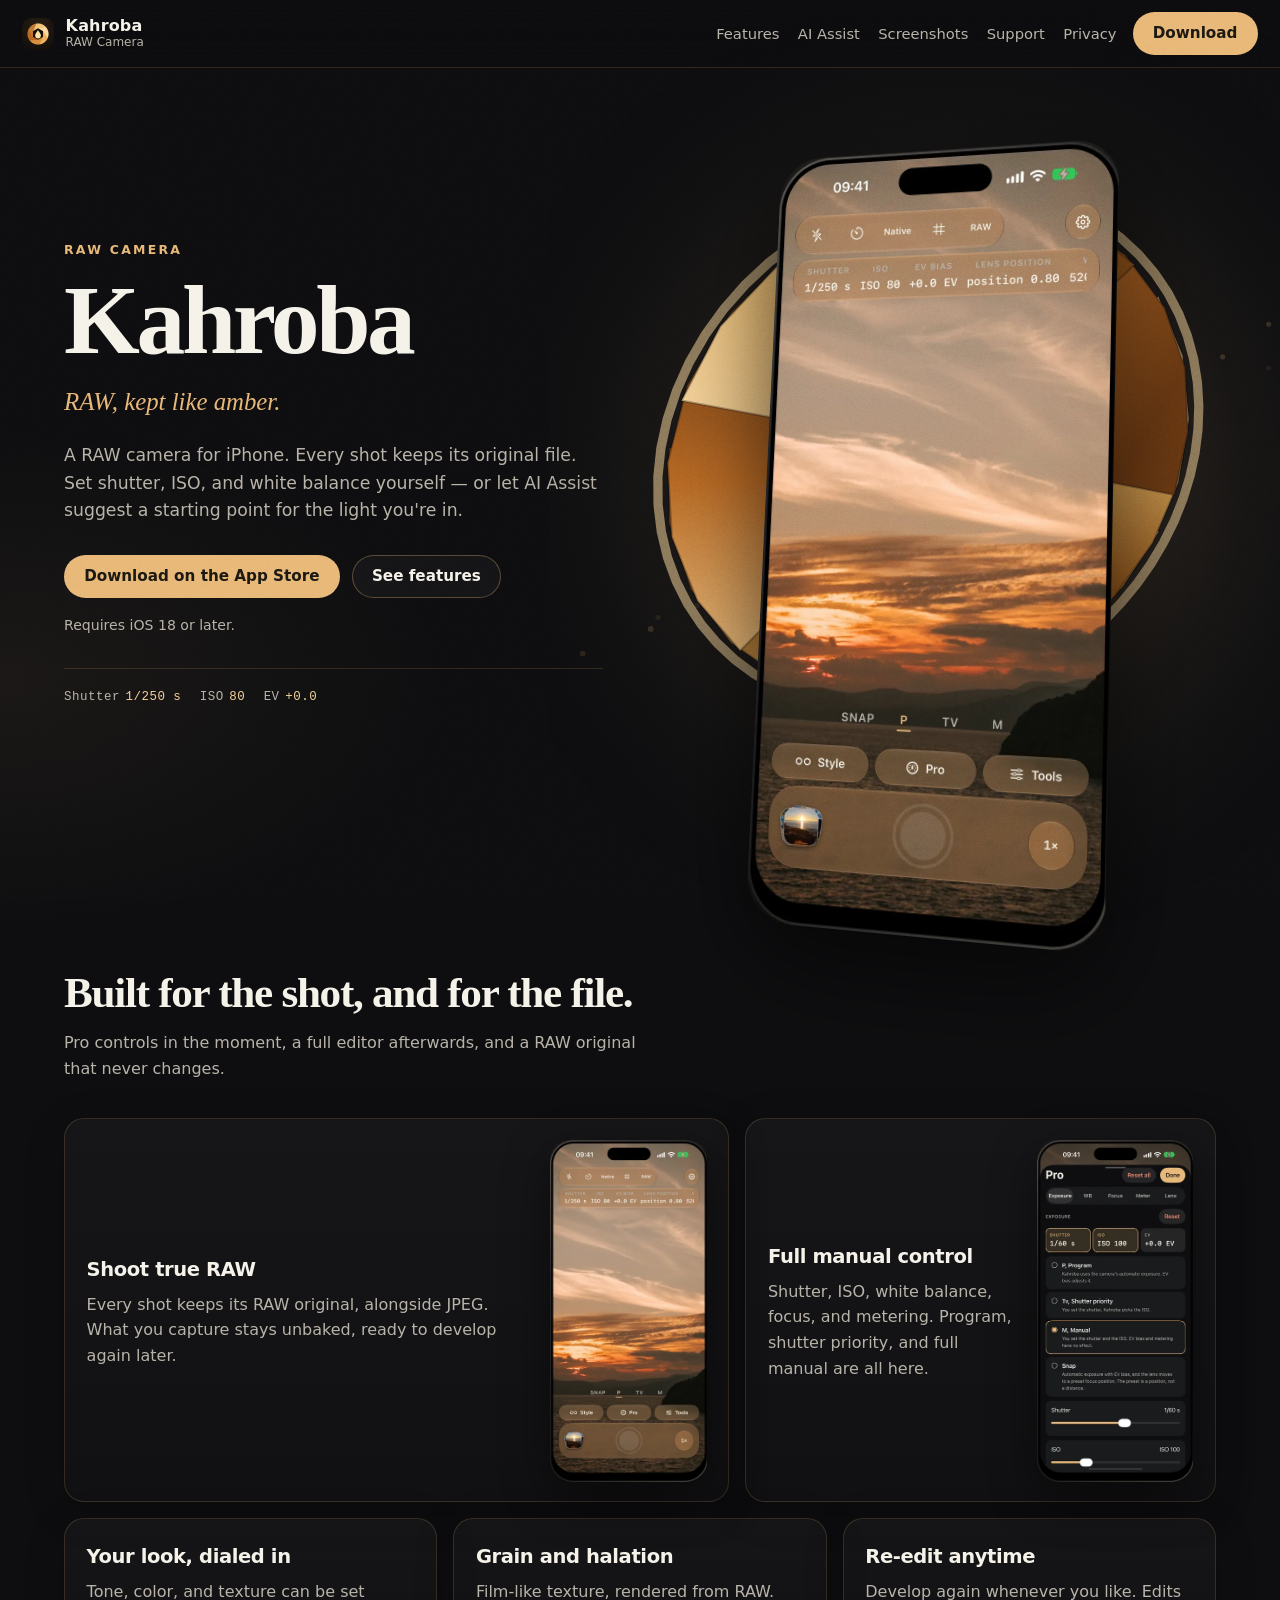
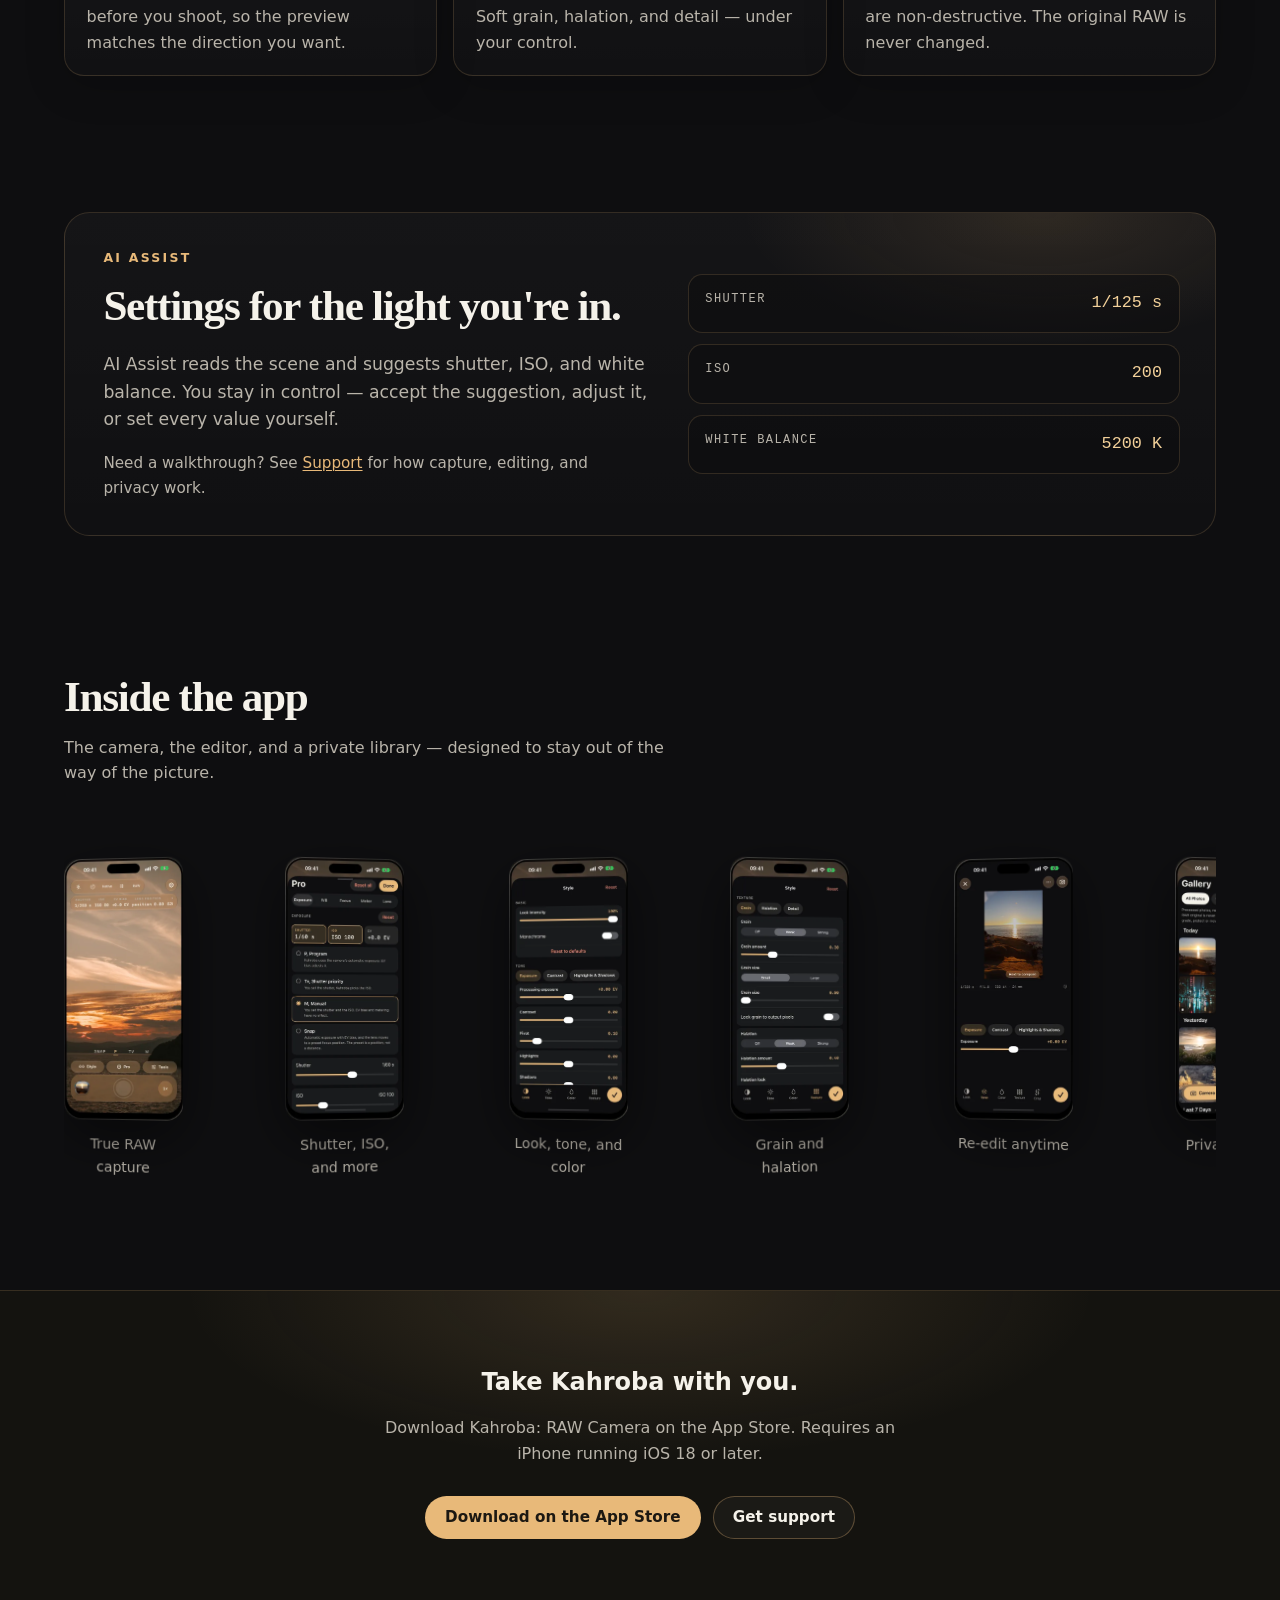
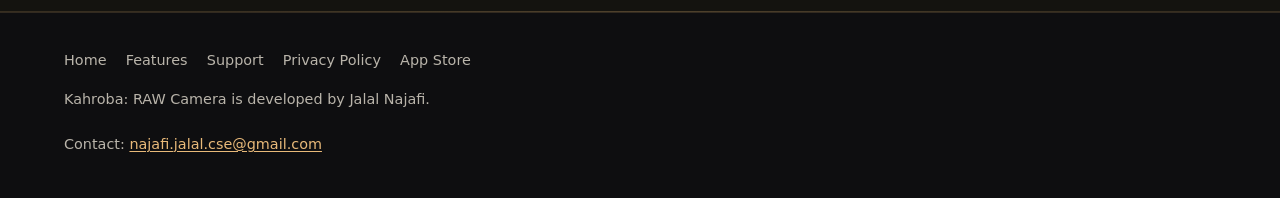
<file: index.html>
<!DOCTYPE html>
<html lang="en">
<head>
  <meta charset="utf-8">
  <meta name="viewport" content="width=device-width, initial-scale=1">
  <meta name="color-scheme" content="dark">
  <meta name="theme-color" content="#0E0E10">
  <meta name="description" content="Kahroba is a RAW camera for iPhone. Shoot true RAW with full manual shutter, ISO, and white balance. AI Assist can suggest settings for the light you're in.">
  <title>Kahroba: RAW Camera</title>
  <link rel="canonical" href="https://jalalnajafi.github.io/kahroba-app/">
  <link rel="icon" href="assets/favicon.svg" type="image/svg+xml">
  <link rel="icon" href="assets/favicon-32.png" type="image/png" sizes="32x32">
  <link rel="apple-touch-icon" href="assets/apple-touch-icon.png">
  <meta property="og:type" content="website">
  <meta property="og:title" content="Kahroba: RAW Camera">
  <meta property="og:description" content="A RAW camera for iPhone. Manual control, true RAW, and AI Assist.">
  <meta property="og:url" content="https://jalalnajafi.github.io/kahroba-app/">
  <meta property="og:image" content="https://jalalnajafi.github.io/kahroba-app/assets/og.png">
  <meta property="og:image:width" content="1200">
  <meta property="og:image:height" content="630">
  <meta name="twitter:card" content="summary_large_image">
  <meta name="twitter:title" content="Kahroba: RAW Camera">
  <meta name="twitter:description" content="A RAW camera for iPhone. Manual control, true RAW, and AI Assist.">
  <meta name="twitter:image" content="https://jalalnajafi.github.io/kahroba-app/assets/og.png">
  <link rel="preload" as="image" href="assets/screens/shoot-true-raw@2x.webp" fetchpriority="high">
  <style>
    .intro{position:fixed;inset:0;z-index:200}
    .intro-veil{position:absolute;inset:0;background:#0e0e10}
    html.intro-skip .intro,html.intro-done .intro{display:none!important}
    @media (prefers-reduced-motion:reduce){.intro{display:none!important}}
  </style>
  <script>
    (function () {
      var skip = false;
      try {
        if (window.matchMedia("(prefers-reduced-motion: reduce)").matches) skip = true;
        var force = /(?:^|[?&])intro=1(?:&|$)/.test(window.location.search);
        if (!force && sessionStorage.getItem("kahroba-intro") === "1") skip = true;
      } catch (e) {}
      if (skip) document.documentElement.classList.add("intro-skip");
      else {
        document.documentElement.classList.add("intro-playing");
        window.setTimeout(function () {
          document.documentElement.classList.add("intro-done");
          document.documentElement.classList.remove("intro-playing");
          try { sessionStorage.setItem("kahroba-intro", "1"); } catch (e2) {}
        }, 2000);
      }
    })();
  </script>
  <link rel="stylesheet" href="css/intro.css">
  <link rel="stylesheet" href="css/site.css">
  <script type="application/ld+json">
  {
    "@context": "https://schema.org",
    "@type": "SoftwareApplication",
    "name": "Kahroba: RAW Camera",
    "operatingSystem": "iOS 18",
    "applicationCategory": "PhotographyApplication",
    "offers": {
      "@type": "Offer",
      "price": "0",
      "priceCurrency": "USD"
    },
    "url": "https://jalalnajafi.github.io/kahroba-app/",
    "downloadUrl": "https://apps.apple.com/app/id6832579621",
    "image": "https://jalalnajafi.github.io/kahroba-app/assets/icon.png"
  }
  </script>
</head>
<body>
  <div id="intro" class="intro">
    <div class="intro-veil" aria-hidden="true"></div>
    <svg class="intro-iris" viewBox="0 0 100 100" preserveAspectRatio="xMidYMid slice" aria-hidden="true">
      <defs>
        <linearGradient id="intro-blade-a" x1="0" y1="0" x2="1" y2="1">
          <stop offset="0%" stop-color="#f3d19a"/>
          <stop offset="45%" stop-color="#e8b979"/>
          <stop offset="100%" stop-color="#8a4e16"/>
        </linearGradient>
        <linearGradient id="intro-blade-b" x1="1" y1="0" x2="0" y2="1">
          <stop offset="0%" stop-color="#e8b979"/>
          <stop offset="50%" stop-color="#b86a24"/>
          <stop offset="100%" stop-color="#6d3a12"/>
        </linearGradient>
      </defs>
      <g class="intro-blade-g" style="--i:0"><path class="intro-blade" d="M 49.53 49.353 L 22.08 11.572 A 47.5 47.5 0 0 1 77.92 11.572 L 50.47 49.353 A 0.8 0.8 0 0 0 49.53 49.353 Z" fill="url(#intro-blade-a)"/></g>
      <g class="intro-blade-g" style="--i:1"><path class="intro-blade" d="M 49.53 49.353 L 22.08 11.572 A 47.5 47.5 0 0 1 77.92 11.572 L 50.47 49.353 A 0.8 0.8 0 0 0 49.53 49.353 Z" fill="url(#intro-blade-b)"/></g>
      <g class="intro-blade-g" style="--i:2"><path class="intro-blade" d="M 49.53 49.353 L 22.08 11.572 A 47.5 47.5 0 0 1 77.92 11.572 L 50.47 49.353 A 0.8 0.8 0 0 0 49.53 49.353 Z" fill="url(#intro-blade-a)"/></g>
      <g class="intro-blade-g" style="--i:3"><path class="intro-blade" d="M 49.53 49.353 L 22.08 11.572 A 47.5 47.5 0 0 1 77.92 11.572 L 50.47 49.353 A 0.8 0.8 0 0 0 49.53 49.353 Z" fill="url(#intro-blade-b)"/></g>
      <g class="intro-blade-g" style="--i:4"><path class="intro-blade" d="M 49.53 49.353 L 22.08 11.572 A 47.5 47.5 0 0 1 77.92 11.572 L 50.47 49.353 A 0.8 0.8 0 0 0 49.53 49.353 Z" fill="url(#intro-blade-a)"/></g>
      <g class="intro-blade-g" style="--i:5"><path class="intro-blade" d="M 49.53 49.353 L 22.08 11.572 A 47.5 47.5 0 0 1 77.92 11.572 L 50.47 49.353 A 0.8 0.8 0 0 0 49.53 49.353 Z" fill="url(#intro-blade-b)"/></g>
    </svg>
    <div class="intro-rings" aria-hidden="true">
      <span class="intro-ring"></span>
      <span class="intro-ring"></span>
      <span class="intro-ring"></span>
    </div>
    <canvas class="intro-fx" id="intro-fx" aria-hidden="true"></canvas>
    <svg class="intro-drop" viewBox="0 0 64 80" aria-hidden="true">
      <defs>
        <linearGradient id="intro-drop-grad" x1="32" y1="2" x2="32" y2="78" gradientUnits="userSpaceOnUse">
          <stop offset="0%" stop-color="#fff6de"/>
          <stop offset="38%" stop-color="#f3d19a"/>
          <stop offset="100%" stop-color="#c9893a"/>
        </linearGradient>
        <radialGradient id="intro-drop-hl" cx="38%" cy="58%" r="42%">
          <stop offset="0%" stop-color="#fffdf6" stop-opacity="0.7"/>
          <stop offset="55%" stop-color="#fff6de" stop-opacity="0.12"/>
          <stop offset="100%" stop-color="#fff6de" stop-opacity="0"/>
        </radialGradient>
      </defs>
      <path d="M32 3C32 3 56 30 56 50A24 24 0 1 1 8 50C8 30 32 3 32 3Z" fill="url(#intro-drop-grad)"/>
      <path d="M32 3C32 3 56 30 56 50A24 24 0 1 1 8 50C8 30 32 3 32 3Z" fill="url(#intro-drop-hl)"/>
      <ellipse cx="24.5" cy="48" rx="7.5" ry="10" fill="#fffdf6" opacity="0.28"/>
    </svg>
    <button type="button" class="intro-skip-btn" id="intro-skip">Skip</button>
  </div>
  <a class="skip" href="#content">Skip to content</a>
  <header class="site-header">
    <a class="brand" href="index.html">
      <img class="brand-icon" src="assets/icon.png" width="512" height="512" alt="">
      <span class="brand-text">
        <span class="brand-name">Kahroba</span>
        <span class="brand-sub">RAW Camera</span>
      </span>
    </a>
    <nav id="nav" class="nav" aria-label="Primary">
      <a href="#features">Features</a>
      <a href="#ai">AI Assist</a>
      <a href="#gallery">Screenshots</a>
      <a href="support.html">Support</a>
      <a href="privacy.html">Privacy</a>
    </nav>
    <a class="btn btn-primary btn-download" href="https://apps.apple.com/app/id6832579621">Download</a>
    <button class="nav-toggle" type="button" aria-controls="nav" aria-expanded="false" aria-label="Open menu">
      <svg viewBox="0 0 24 24" fill="none" stroke="currentColor" stroke-width="1.8" stroke-linecap="round" aria-hidden="true">
        <path d="M4 7h16M4 12h16M4 17h16"/>
      </svg>
    </button>
  </header>

  <main id="content">
    <section class="hero">
      <div class="hero-copy">
        <p class="eyebrow">RAW Camera</p>
        <h1>Kahroba</h1>
        <p class="tagline">RAW, kept like amber.</p>
        <p class="lede">A RAW camera for iPhone. Every shot keeps its original file. Set shutter, ISO, and white balance yourself — or let AI Assist suggest a starting point for the light you're in.</p>
        <div class="hero-actions">
          <a class="btn btn-primary" href="https://apps.apple.com/app/id6832579621">Download on the App Store</a>
          <a class="btn btn-secondary" href="#features">See features</a>
        </div>
        <p class="req">Requires iOS 18 or later.</p>
        <div class="hud" aria-hidden="true">
          <span><b>Shutter</b>1/250 s</span>
          <span><b>ISO</b>80</span>
          <span><b>EV</b>+0.0</span>
        </div>
      </div>
      <div class="hero-stage" aria-hidden="true">
        <canvas id="aperture" width="800" height="800"></canvas>
        <div class="phone-tilt">
          <img src="assets/screens/shoot-true-raw.webp" srcset="assets/screens/shoot-true-raw.webp 360w, assets/screens/shoot-true-raw@2x.webp 720w" sizes="(max-width: 860px) 64vw, 22.5rem" width="720" height="1570" alt="Kahroba camera screen capturing a sunset in RAW, with shutter, ISO, and lens controls visible." decoding="async" fetchpriority="high">
        </div>
      </div>
    </section>

    <section class="section" id="features">
      <div class="section-head reveal">
        <h2>Built for the shot, and for the file.</h2>
        <p>Pro controls in the moment, a full editor afterwards, and a RAW original that never changes.</p>
      </div>
      <div class="feature-grid">
        <article class="card wide reveal">
          <div class="card-row">
            <div>
              <h3>Shoot true RAW</h3>
              <p>Every shot keeps its RAW original, alongside JPEG. What you capture stays unbaked, ready to develop again later.</p>
            </div>
            <img src="assets/screens/shoot-true-raw.webp" srcset="assets/screens/shoot-true-raw.webp 360w, assets/screens/shoot-true-raw@2x.webp 720w" sizes="9.8rem" width="720" height="1570" alt="The Kahroba camera interface over a sunset, with RAW enabled." decoding="async" class="phone-mini">
          </div>
        </article>
        <article class="card narrow reveal">
          <div class="card-row">
            <div>
              <h3>Full manual control</h3>
              <p>Shutter, ISO, white balance, focus, and metering. Program, shutter priority, and full manual are all here.</p>
            </div>
            <img src="assets/screens/full-manual.webp" srcset="assets/screens/full-manual.webp 360w, assets/screens/full-manual@2x.webp 720w" sizes="9.8rem" width="720" height="1570" alt="The Pro controls screen, with manual shutter and ISO selected." decoding="async" class="phone-mini">
          </div>
        </article>
        <article class="card third reveal">
          <h3>Your look, dialed in</h3>
          <p>Tone, color, and texture can be set before you shoot, so the preview matches the direction you want.</p>
        </article>
        <article class="card third reveal">
          <h3>Grain and halation</h3>
          <p>Film-like texture, rendered from RAW. Soft grain, halation, and detail — under your control.</p>
        </article>
        <article class="card third reveal">
          <h3>Re-edit anytime</h3>
          <p>Develop again whenever you like. Edits are non-destructive. The original RAW is never changed.</p>
        </article>
      </div>
    </section>

    <section class="section" id="ai">
      <div class="ai-panel reveal">
        <div>
          <p class="eyebrow">AI Assist</p>
          <h2>Settings for the light you're in.</h2>
          <p class="lede">AI Assist reads the scene and suggests shutter, ISO, and white balance. You stay in control — accept the suggestion, adjust it, or set every value yourself.</p>
          <p class="ai-note">Need a walkthrough? See <a href="support.html">Support</a> for how capture, editing, and privacy work.</p>
        </div>
        <div class="ai-readout" aria-hidden="true">
          <div><b>Shutter</b><span>1/125 s</span></div>
          <div><b>ISO</b><span>200</span></div>
          <div><b>White balance</b><span>5200 K</span></div>
        </div>
      </div>
    </section>

    <section class="section" id="gallery">
      <div class="section-head reveal">
        <h2>Inside the app</h2>
        <p>The camera, the editor, and a private library — designed to stay out of the way of the picture.</p>
      </div>
      <div class="gallery-track">
        <figure class="shot">
          <img src="assets/screens/shoot-true-raw.webp" srcset="assets/screens/shoot-true-raw.webp 360w, assets/screens/shoot-true-raw@2x.webp 720w" sizes="(min-width: 700px) 16.5rem, 70vw" width="720" height="1570" alt="Kahroba camera screen capturing a sunset in RAW." decoding="async">
          <figcaption>True RAW capture</figcaption>
        </figure>
        <figure class="shot">
          <img src="assets/screens/full-manual.webp" srcset="assets/screens/full-manual.webp 360w, assets/screens/full-manual@2x.webp 720w" sizes="(min-width: 700px) 16.5rem, 70vw" width="720" height="1570" alt="Manual shutter, ISO, and exposure mode controls." decoding="async">
          <figcaption>Shutter, ISO, and more</figcaption>
        </figure>
        <figure class="shot">
          <img src="assets/screens/your-look.webp" srcset="assets/screens/your-look.webp 360w, assets/screens/your-look@2x.webp 720w" sizes="(min-width: 700px) 16.5rem, 70vw" width="720" height="1570" alt="Style controls for tone, look, and texture before capture." decoding="async">
          <figcaption>Look, tone, and color</figcaption>
        </figure>
        <figure class="shot">
          <img src="assets/screens/grain-halation.webp" srcset="assets/screens/grain-halation.webp 360w, assets/screens/grain-halation@2x.webp 720w" sizes="(min-width: 700px) 16.5rem, 70vw" width="720" height="1570" alt="Texture controls for grain and halation." decoding="async">
          <figcaption>Grain and halation</figcaption>
        </figure>
        <figure class="shot">
          <img src="assets/screens/edit-anytime.webp" srcset="assets/screens/edit-anytime.webp 360w, assets/screens/edit-anytime@2x.webp 720w" sizes="(min-width: 700px) 16.5rem, 70vw" width="720" height="1570" alt="The non-destructive editor, with exposure adjustments and a compare control." decoding="async">
          <figcaption>Re-edit anytime</figcaption>
        </figure>
        <figure class="shot">
          <img src="assets/screens/private.webp" srcset="assets/screens/private.webp 360w, assets/screens/private@2x.webp 720w" sizes="(min-width: 700px) 16.5rem, 70vw" width="720" height="1570" alt="The in-app gallery, with photos grouped by day." decoding="async">
          <figcaption>Private library</figcaption>
        </figure>
      </div>
    </section>

    <section class="download-band" id="download">
      <h2>Take Kahroba with you.</h2>
      <p>Download Kahroba: RAW Camera on the App Store. Requires an iPhone running iOS 18 or later.</p>
      <div class="hero-actions">
        <a class="btn btn-primary" href="https://apps.apple.com/app/id6832579621">Download on the App Store</a>
        <a class="btn btn-secondary" href="support.html">Get support</a>
      </div>
    </section>
  </main>

  <footer class="site-footer">
    <div class="footer-inner">
      <nav class="footer-links" aria-label="Footer">
        <a href="index.html">Home</a>
        <a href="#features">Features</a>
        <a href="support.html">Support</a>
        <a href="privacy.html">Privacy Policy</a>
        <a href="https://apps.apple.com/app/id6832579621">App Store</a>
      </nav>
      <p>Kahroba: RAW Camera is developed by Jalal Najafi.</p>
      <p>Contact: <a href="mailto:najafi.jalal.cse@gmail.com">najafi.jalal.cse@gmail.com</a></p>
    </div>
  </footer>
  <script src="js/site.js" defer></script>
</body>
</html>
</file>
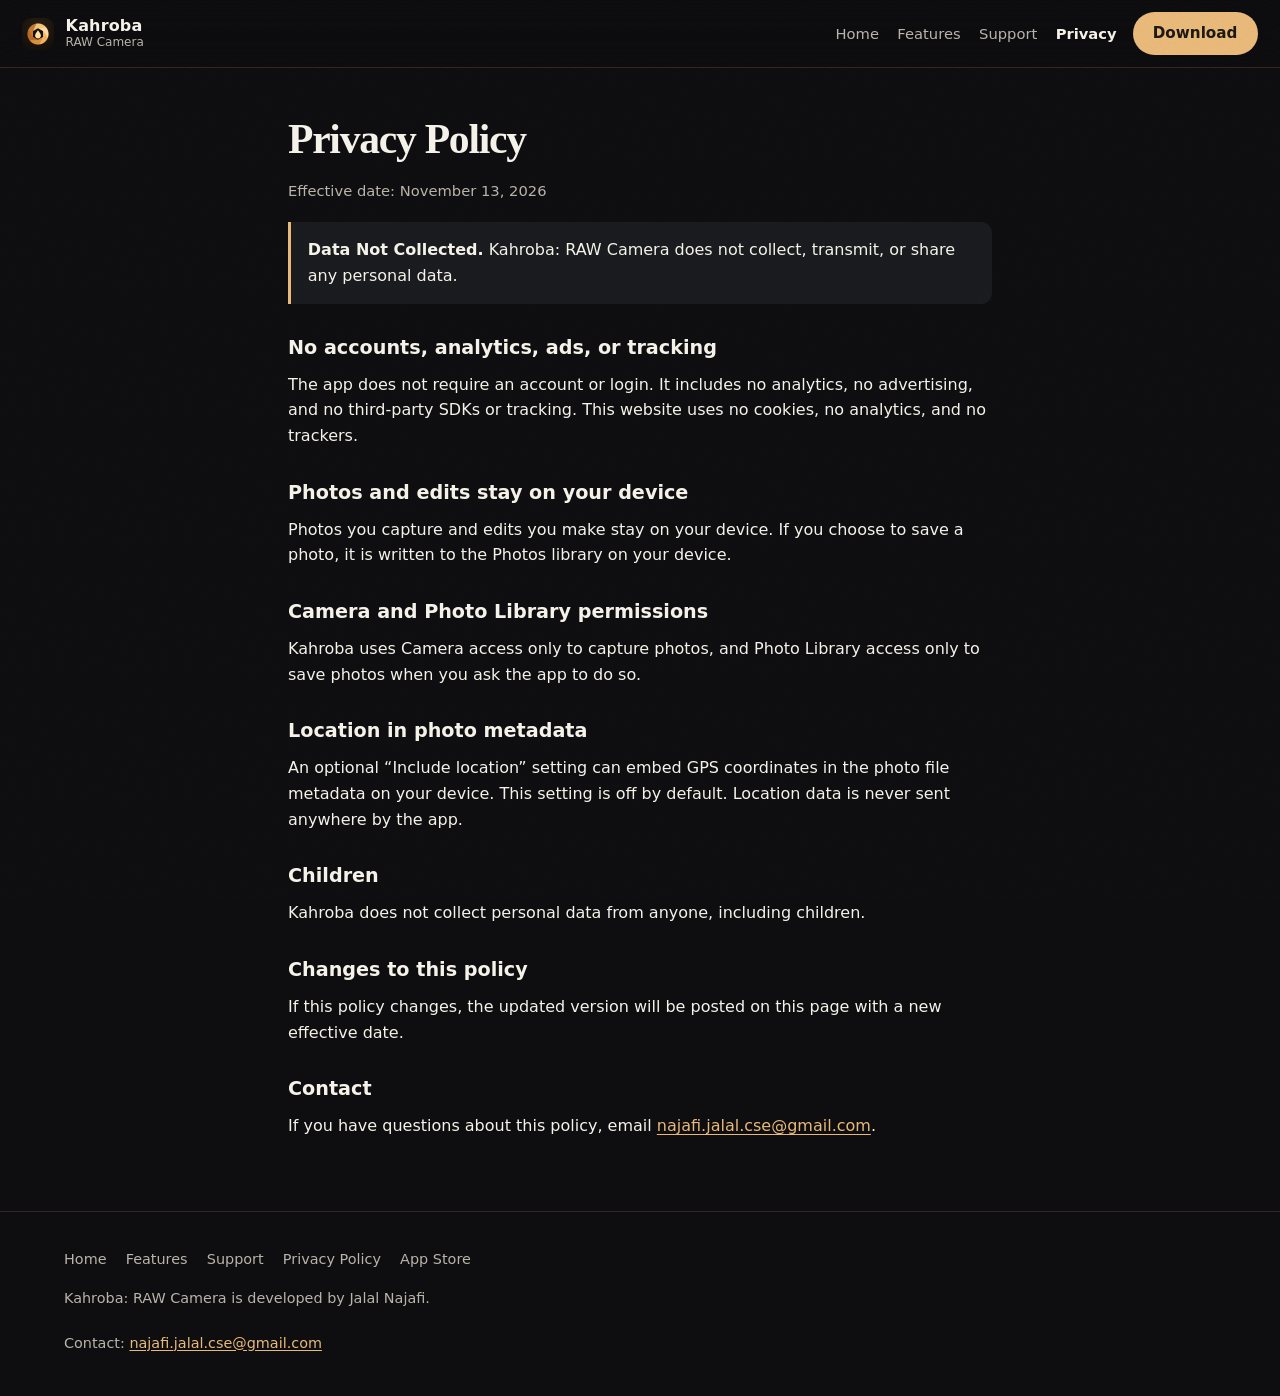
<file: privacy.html>
<!DOCTYPE html>
<html lang="en">
<head>
  <meta charset="utf-8">
  <meta name="viewport" content="width=device-width, initial-scale=1">
  <meta name="color-scheme" content="dark">
  <meta name="theme-color" content="#0E0E10">
  <meta name="description" content="Privacy Policy for Kahroba: RAW Camera. Data is not collected, transmitted, or shared.">
  <title>Privacy Policy — Kahroba: RAW Camera</title>
  <link rel="canonical" href="https://jalalnajafi.github.io/kahroba-app/privacy.html">
  <link rel="icon" href="assets/favicon.svg" type="image/svg+xml">
  <link rel="icon" href="assets/favicon-32.png" type="image/png" sizes="32x32">
  <link rel="apple-touch-icon" href="assets/apple-touch-icon.png">
  <link rel="stylesheet" href="css/site.css">
</head>
<body class="doc">
  <a class="skip" href="#content">Skip to content</a>
  <header class="site-header">
    <a class="brand" href="index.html">
      <img class="brand-icon" src="assets/icon.png" width="512" height="512" alt="">
      <span class="brand-text">
        <span class="brand-name">Kahroba</span>
        <span class="brand-sub">RAW Camera</span>
      </span>
    </a>
    <nav id="nav" class="nav" aria-label="Primary">
      <a href="index.html">Home</a>
      <a href="index.html#features">Features</a>
      <a href="support.html">Support</a>
      <a href="privacy.html" aria-current="page">Privacy</a>
    </nav>
    <a class="btn btn-primary btn-download" href="https://apps.apple.com/app/id6832579621">Download</a>
    <button class="nav-toggle" type="button" aria-controls="nav" aria-expanded="false" aria-label="Open menu">
      <svg viewBox="0 0 24 24" fill="none" stroke="currentColor" stroke-width="1.8" stroke-linecap="round" aria-hidden="true">
        <path d="M4 7h16M4 12h16M4 17h16"/>
      </svg>
    </button>
  </header>

  <main id="content" class="doc-main">
    <h1>Privacy Policy</h1>
    <p class="meta">Effective date: November 13, 2026</p>

    <p class="note"><strong>Data Not Collected.</strong> Kahroba: RAW Camera does not collect, transmit, or share any personal data.</p>

    <h2>No accounts, analytics, ads, or tracking</h2>
    <p>The app does not require an account or login. It includes no analytics, no advertising, and no third-party SDKs or tracking. This website uses no cookies, no analytics, and no trackers.</p>

    <h2>Photos and edits stay on your device</h2>
    <p>Photos you capture and edits you make stay on your device. If you choose to save a photo, it is written to the Photos library on your device.</p>

    <h2>Camera and Photo Library permissions</h2>
    <p>Kahroba uses Camera access only to capture photos, and Photo Library access only to save photos when you ask the app to do so.</p>

    <h2>Location in photo metadata</h2>
    <p>An optional “Include location” setting can embed GPS coordinates in the photo file metadata on your device. This setting is off by default. Location data is never sent anywhere by the app.</p>

    <h2>Children</h2>
    <p>Kahroba does not collect personal data from anyone, including children.</p>

    <h2>Changes to this policy</h2>
    <p>If this policy changes, the updated version will be posted on this page with a new effective date.</p>

    <h2>Contact</h2>
    <p>If you have questions about this policy, email <a href="mailto:najafi.jalal.cse@gmail.com">najafi.jalal.cse@gmail.com</a>.</p>
  </main>

  <footer class="site-footer">
    <div class="footer-inner">
      <nav class="footer-links" aria-label="Footer">
        <a href="index.html">Home</a>
        <a href="index.html#features">Features</a>
        <a href="support.html">Support</a>
        <a href="privacy.html">Privacy Policy</a>
        <a href="https://apps.apple.com/app/id6832579621">App Store</a>
      </nav>
      <p>Kahroba: RAW Camera is developed by Jalal Najafi.</p>
      <p>Contact: <a href="mailto:najafi.jalal.cse@gmail.com">najafi.jalal.cse@gmail.com</a></p>
    </div>
  </footer>
  <script src="js/site.js" defer></script>
</body>
</html>
</file>
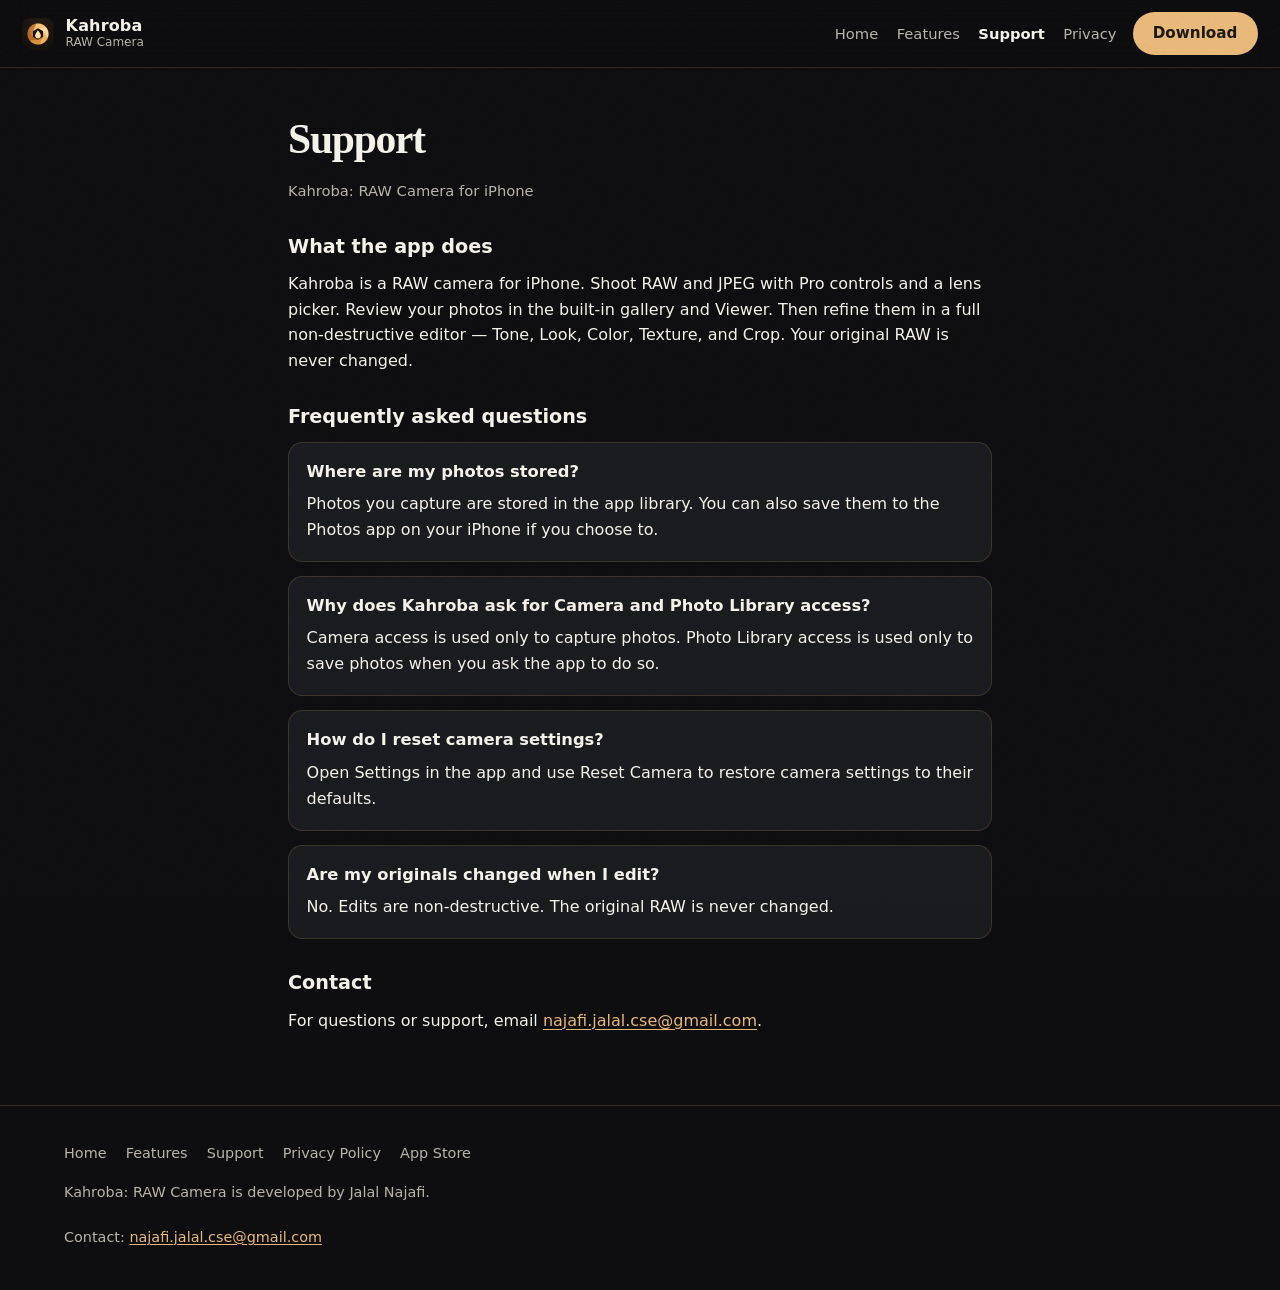
<file: support.html>
<!DOCTYPE html>
<html lang="en">
<head>
  <meta charset="utf-8">
  <meta name="viewport" content="width=device-width, initial-scale=1">
  <meta name="color-scheme" content="dark">
  <meta name="theme-color" content="#0E0E10">
  <meta name="description" content="Help and FAQ for Kahroba: RAW Camera, a RAW camera app for iPhone.">
  <title>Support — Kahroba: RAW Camera</title>
  <link rel="canonical" href="https://jalalnajafi.github.io/kahroba-app/support.html">
  <link rel="icon" href="assets/favicon.svg" type="image/svg+xml">
  <link rel="icon" href="assets/favicon-32.png" type="image/png" sizes="32x32">
  <link rel="apple-touch-icon" href="assets/apple-touch-icon.png">
  <link rel="stylesheet" href="css/site.css">
</head>
<body class="doc">
  <a class="skip" href="#content">Skip to content</a>
  <header class="site-header">
    <a class="brand" href="index.html">
      <img class="brand-icon" src="assets/icon.png" width="512" height="512" alt="">
      <span class="brand-text">
        <span class="brand-name">Kahroba</span>
        <span class="brand-sub">RAW Camera</span>
      </span>
    </a>
    <nav id="nav" class="nav" aria-label="Primary">
      <a href="index.html">Home</a>
      <a href="index.html#features">Features</a>
      <a href="support.html" aria-current="page">Support</a>
      <a href="privacy.html">Privacy</a>
    </nav>
    <a class="btn btn-primary btn-download" href="https://apps.apple.com/app/id6832579621">Download</a>
    <button class="nav-toggle" type="button" aria-controls="nav" aria-expanded="false" aria-label="Open menu">
      <svg viewBox="0 0 24 24" fill="none" stroke="currentColor" stroke-width="1.8" stroke-linecap="round" aria-hidden="true">
        <path d="M4 7h16M4 12h16M4 17h16"/>
      </svg>
    </button>
  </header>

  <main id="content" class="doc-main">
    <h1>Support</h1>
    <p class="meta">Kahroba: RAW Camera for iPhone</p>

    <h2>What the app does</h2>
    <p>Kahroba is a RAW camera for iPhone. Shoot RAW and JPEG with Pro controls and a lens picker. Review your photos in the built-in gallery and Viewer. Then refine them in a full non-destructive editor — Tone, Look, Color, Texture, and Crop. Your original RAW is never changed.</p>

    <h2>Frequently asked questions</h2>
    <div class="faq">
      <article>
        <h3>Where are my photos stored?</h3>
        <p>Photos you capture are stored in the app library. You can also save them to the Photos app on your iPhone if you choose to.</p>
      </article>
      <article>
        <h3>Why does Kahroba ask for Camera and Photo Library access?</h3>
        <p>Camera access is used only to capture photos. Photo Library access is used only to save photos when you ask the app to do so.</p>
      </article>
      <article>
        <h3>How do I reset camera settings?</h3>
        <p>Open Settings in the app and use Reset Camera to restore camera settings to their defaults.</p>
      </article>
      <article>
        <h3>Are my originals changed when I edit?</h3>
        <p>No. Edits are non-destructive. The original RAW is never changed.</p>
      </article>
    </div>

    <h2>Contact</h2>
    <p>For questions or support, email <a href="mailto:najafi.jalal.cse@gmail.com">najafi.jalal.cse@gmail.com</a>.</p>
  </main>

  <footer class="site-footer">
    <div class="footer-inner">
      <nav class="footer-links" aria-label="Footer">
        <a href="index.html">Home</a>
        <a href="index.html#features">Features</a>
        <a href="support.html">Support</a>
        <a href="privacy.html">Privacy Policy</a>
        <a href="https://apps.apple.com/app/id6832579621">App Store</a>
      </nav>
      <p>Kahroba: RAW Camera is developed by Jalal Najafi.</p>
      <p>Contact: <a href="mailto:najafi.jalal.cse@gmail.com">najafi.jalal.cse@gmail.com</a></p>
    </div>
  </footer>
  <script src="js/site.js" defer></script>
</body>
</html>
</file>
<file: css/intro.css>
/* Kahroba intro — local styles only. Timed to about 1.85s, with a 2s safety hide. */

@property --hole {
  syntax: "<length-percentage>";
  inherits: false;
  initial-value: 0%;
}

@property --iris-hole {
  syntax: "<length-percentage>";
  inherits: false;
  initial-value: 0%;
}

.intro {
  position: fixed;
  inset: 0;
  z-index: 200;
  background: transparent;
  color: #f5f2ea;
  overflow: hidden;
  touch-action: none;
  overscroll-behavior: none;
  animation: intro-end 2s linear forwards;
}

html.intro-playing,
html.intro-playing body {
  overflow: hidden;
}

@keyframes intro-end {
  0%, 78% { opacity: 1; visibility: visible; }
  96% { opacity: 0; visibility: visible; }
  100% { opacity: 0; visibility: hidden; pointer-events: none; }
}

html.intro-skip .intro,
html.intro-done .intro {
  display: none !important;
}

@media (prefers-reduced-motion: reduce) {
  .intro { display: none !important; }
}

.intro-veil,
.intro-fx,
.intro-drop,
.intro-rings,
.intro-iris {
  pointer-events: none;
}

.intro-veil {
  position: absolute;
  inset: 0;
  width: 100%;
  height: 100%;
  display: block;
  background: #0e0e10;
  --hole: 0%;
  -webkit-mask-image: radial-gradient(circle at 50% 48%, transparent var(--hole), #000 calc(var(--hole) + 1px));
  mask-image: radial-gradient(circle at 50% 48%, transparent var(--hole), #000 calc(var(--hole) + 1px));
  animation: intro-hole 0.85s cubic-bezier(0.22, 1, 0.36, 1) 1.05s forwards;
}

@keyframes intro-hole {
  from { --hole: 0%; }
  to { --hole: 80vmax; }
}

.intro-iris {
  position: absolute;
  left: 50%;
  top: 48%;
  width: min(16.5rem, 52vmin);
  height: min(16.5rem, 52vmin);
  transform: translate(-50%, -50%);
  display: block;
  overflow: visible;
  opacity: 0;
  --iris-hole: 0%;
  -webkit-mask-image: radial-gradient(circle at 50% 50%, transparent var(--iris-hole), #000 calc(var(--iris-hole) + 1px));
  mask-image: radial-gradient(circle at 50% 50%, transparent var(--iris-hole), #000 calc(var(--iris-hole) + 1px));
  animation: intro-iris-vis 1.85s linear forwards,
             intro-iris-hole 0.7s cubic-bezier(0.22, 1, 0.36, 1) 1.08s forwards;
}

@keyframes intro-iris-hole {
  from { --iris-hole: 0%; }
  to { --iris-hole: 62%; }
}

@keyframes intro-iris-vis {
  0%, 52% { opacity: 0; transform: translate(-50%, -50%) scale(0.78); }
  58% { opacity: 1; transform: translate(-50%, -50%) scale(1); }
  72% { opacity: 1; transform: translate(-50%, -50%) scale(1.04); }
  100% { opacity: 0; transform: translate(-50%, -50%) scale(1.1); }
}

.intro-blade-g {
  transform-box: view-box;
  transform-origin: 50% 50%;
  transform: rotate(calc(var(--i) * 60deg));
}

.intro-blade {
  transform-box: view-box;
  transform-origin: 50% 50%;
  animation: intro-blade 0.68s cubic-bezier(0.22, 1, 0.36, 1) 1.12s forwards;
}

@keyframes intro-blade {
  from { transform: rotate(0deg); }
  to { transform: rotate(54deg); }
}

.intro-drop {
  position: absolute;
  left: 50%;
  top: 48%;
  width: 3.35rem;
  height: 4.5rem;
  transform: translate(-50%, calc(-50% - 56vh)) scale(0.86, 1.28);
  transform-origin: 50% 100%;
  opacity: 0;
  filter: drop-shadow(0 10px 18px rgba(232, 185, 121, 0.28));
  will-change: transform, opacity;
  animation: intro-drop 1.85s linear forwards;
  z-index: 3;
}

@keyframes intro-drop {
  0% {
    transform: translate(-50%, calc(-50% - 56vh)) scale(0.84, 1.3);
    opacity: 0;
    animation-timing-function: cubic-bezier(0.55, 0.05, 0.92, 0.22);
  }
  6% { opacity: 1; }
  38% {
    transform: translate(-50%, -50%) scale(0.94, 1.1);
    opacity: 1;
    animation-timing-function: cubic-bezier(0.15, 0.85, 0.3, 1);
  }
  42% {
    transform: translate(-50%, -34%) scale(1.22, 0.58);
    opacity: 1;
  }
  48% {
    transform: translate(-50%, -58%) scale(0.94, 1.08);
    opacity: 1;
  }
  54% {
    transform: translate(-50%, -50%) scale(1, 1);
    opacity: 0.9;
    animation-timing-function: ease;
  }
  68% {
    transform: translate(-50%, -50%) scale(0.42, 0.42);
    opacity: 0;
  }
  100% {
    transform: translate(-50%, -50%) scale(0.3, 0.3);
    opacity: 0;
  }
}

.intro-rings {
  position: absolute;
  left: 50%;
  top: 48%;
  width: 0;
  height: 0;
  z-index: 2;
}

.intro-ring {
  position: absolute;
  left: 0;
  top: 0;
  width: 1.1rem;
  height: 1.1rem;
  margin: -0.55rem 0 0 -0.55rem;
  border: 2px solid rgba(243, 209, 154, 0.85);
  border-radius: 50%;
  opacity: 0;
  transform: scale(0.2);
  animation: intro-ring 1.05s ease-out 0.7s forwards;
}

.intro-ring:nth-child(2) {
  border-width: 1.5px;
  border-color: rgba(232, 185, 121, 0.65);
  animation-delay: 0.82s;
}

.intro-ring:nth-child(3) {
  border-width: 1px;
  border-color: rgba(184, 106, 36, 0.55);
  animation-delay: 0.96s;
}

@keyframes intro-ring {
  0% { opacity: 0.9; transform: scale(0.15); }
  100% { opacity: 0; transform: scale(28); }
}

html.js.intro-fx-on .intro-rings {
  visibility: hidden;
}

.intro-fx {
  position: absolute;
  inset: 0;
  width: 100%;
  height: 100%;
  z-index: 2;
  animation: intro-fx-fade 1.85s linear forwards;
}

@keyframes intro-fx-fade {
  0%, 60% { opacity: 1; }
  82%, 100% { opacity: 0; }
}

.intro-skip-btn {
  position: absolute;
  right: max(0.85rem, env(safe-area-inset-right, 0px));
  bottom: max(0.85rem, env(safe-area-inset-bottom, 0px));
  z-index: 5;
  margin: 0;
  padding: 0.55rem 0.95rem;
  min-height: 44px;
  min-width: 44px;
  border-radius: 999px;
  border: 1px solid rgba(232, 185, 121, 0.38);
  background: rgba(14, 14, 16, 0.45);
  color: #b9b4aa;
  font: 600 0.85rem/1 system-ui, -apple-system, BlinkMacSystemFont, "Segoe UI", sans-serif;
  cursor: pointer;
  -webkit-tap-highlight-color: transparent;
}

.intro-skip-btn:hover,
.intro-skip-btn:focus-visible {
  color: #f5f2ea;
  border-color: #e8b979;
}

.intro-skip-btn:focus-visible {
  outline: 2px solid #e8b979;
  outline-offset: 3px;
}

@media (max-width: 520px) {
  .intro-drop {
    width: 2.85rem;
    height: 3.85rem;
  }
}
</file>
<file: css/site.css>
/* Kahroba landing — local styles only. No external fonts, scripts, or trackers. */

:root {
  color-scheme: dark;
  --amber: #e8b979;
  --amber-deep: #b86a24;
  --amber-hot: #f3d19a;
  --amber-dim: rgba(232, 185, 121, 0.14);
  --bg: #0e0e10;
  --bg-soft: #14130f;
  --surface: #1a1b1e;
  --surface-2: #222226;
  --text: #f5f2ea;
  --muted: #b9b4aa;
  --line: rgba(232, 185, 121, 0.16);
  --line-strong: rgba(232, 185, 121, 0.32);
  --shadow: 0 30px 80px rgba(0, 0, 0, 0.45);
  --radius: 1.25rem;
  --header-h: 4.25rem;
  --max: 72rem;
  --sans: system-ui, -apple-system, BlinkMacSystemFont, "Segoe UI", sans-serif;
  --serif: ui-serif, Palatino, Georgia, "Times New Roman", serif;
  --mono: ui-monospace, "SF Mono", Menlo, Consolas, monospace;
}

* { box-sizing: border-box; }

html {
  font-size: 100%;
  -webkit-text-size-adjust: 100%;
  scroll-behavior: smooth;
  scroll-padding-top: calc(var(--header-h) + 0.75rem);
}

body {
  margin: 0;
  min-height: 100vh;
  display: flex;
  flex-direction: column;
  background:
    radial-gradient(1200px 600px at 80% -10%, rgba(184, 106, 36, 0.16), transparent 55%),
    radial-gradient(900px 500px at 0% 20%, rgba(232, 185, 121, 0.06), transparent 50%),
    var(--bg);
  color: var(--text);
  font-family: var(--sans);
  line-height: 1.6;
}

img { max-width: 100%; height: auto; display: block; }

a {
  color: var(--amber);
  text-decoration-thickness: 1px;
  text-underline-offset: 0.16em;
}

a:hover, a:focus-visible { color: var(--amber-hot); }

a:focus-visible,
button:focus-visible,
.btn:focus-visible {
  outline: 2px solid var(--amber);
  outline-offset: 3px;
}

.skip {
  position: absolute;
  left: 0.75rem;
  top: -3.5rem;
  background: var(--surface);
  color: var(--text);
  padding: 0.5rem 0.75rem;
  z-index: 40;
  border-radius: 0.4rem;
}

.skip:focus { top: 0.75rem; }

/* Header */
.site-header {
  position: sticky;
  top: 0;
  z-index: 30;
  display: flex;
  align-items: center;
  gap: 1rem;
  min-height: var(--header-h);
  padding: 0.7rem 1.4rem;
  border-bottom: 1px solid var(--line);
  background: rgba(14, 14, 16, 0.78);
  backdrop-filter: blur(18px) saturate(1.2);
  -webkit-backdrop-filter: blur(18px) saturate(1.2);
}

.brand {
  display: flex;
  align-items: center;
  gap: 0.7rem;
  color: inherit;
  text-decoration: none;
  min-width: 0;
  margin-right: auto;
}

.brand:hover, .brand:focus-visible { color: inherit; }

.brand-icon {
  width: 2rem;
  height: 2rem;
  border-radius: 0.55rem;
  flex: 0 0 auto;
}

.brand-text {
  display: flex;
  flex-direction: column;
  line-height: 1.15;
}

.brand-name { font-weight: 650; letter-spacing: 0.01em; }
.brand-sub { color: var(--muted); font-size: 0.75rem; }

.nav {
  display: flex;
  align-items: center;
  gap: 1.15rem;
  flex-wrap: wrap;
}

.nav a {
  color: var(--muted);
  text-decoration: none;
  font-size: 0.92rem;
}

.nav a:hover, .nav a:focus-visible { color: var(--text); }

.nav a[aria-current="page"] {
  color: var(--text);
  font-weight: 600;
}

.btn {
  display: inline-flex;
  align-items: center;
  justify-content: center;
  gap: 0.45rem;
  padding: 0.72rem 1.2rem;
  border-radius: 999px;
  text-decoration: none;
  font-weight: 600;
  font-size: 0.95rem;
  border: 1px solid transparent;
  cursor: pointer;
  background: transparent;
  color: var(--text);
  font-family: inherit;
  line-height: 1.2;
}

.btn-primary {
  background: var(--amber);
  color: #1c1812;
}

.btn-primary:hover, .btn-primary:focus-visible {
  color: #1c1812;
  background: var(--amber-hot);
}

.btn-secondary {
  border-color: var(--line-strong);
  color: var(--text);
  background: rgba(255, 255, 255, 0.03);
}

.btn-secondary:hover, .btn-secondary:focus-visible {
  color: var(--text);
  border-color: var(--amber);
}

.btn-download { flex: 0 0 auto; white-space: nowrap; }

.nav-toggle {
  display: none;
  width: 2.6rem;
  height: 2.6rem;
  padding: 0;
  border-radius: 0.7rem;
  border: 1px solid var(--line);
  background: var(--surface);
  color: var(--text);
}

.nav-toggle svg { width: 1.2rem; height: 1.2rem; display: block; margin: auto; }

/* Hero */
.hero {
  display: grid;
  grid-template-columns: minmax(0, 1fr) minmax(18rem, 1.05fr);
  gap: 2rem 3rem;
  align-items: center;
  width: min(var(--max), calc(100% - 3rem));
  margin: 0 auto;
  padding: 3.25rem 0 4.5rem;
  min-height: calc(100svh - var(--header-h));
}

.eyebrow {
  margin: 0 0 0.85rem;
  color: var(--amber);
  font-size: 0.78rem;
  font-weight: 650;
  letter-spacing: 0.18em;
  text-transform: uppercase;
}

.hero h1 {
  margin: 0;
  font-family: var(--serif);
  font-weight: 600;
  font-size: clamp(3.1rem, 8vw, 6.1rem);
  line-height: 0.95;
  letter-spacing: -0.035em;
}

.tagline {
  margin: 1rem 0 0;
  color: var(--amber);
  font-family: var(--serif);
  font-size: clamp(1.2rem, 2.2vw, 1.55rem);
  font-style: italic;
  font-weight: 500;
}

.lede {
  margin: 1.25rem 0 0;
  max-width: 34rem;
  color: var(--muted);
  font-size: 1.08rem;
}

.hero-actions {
  display: flex;
  flex-wrap: wrap;
  gap: 0.75rem;
  margin-top: 1.85rem;
}

.req {
  margin: 1rem 0 0;
  color: var(--muted);
  font-size: 0.88rem;
}

.hud {
  display: flex;
  flex-wrap: wrap;
  gap: 0.55rem 1.15rem;
  margin-top: 2rem;
  padding-top: 1.15rem;
  border-top: 1px solid var(--line);
  font-family: var(--mono);
  font-size: 0.78rem;
  color: var(--amber-hot);
  letter-spacing: 0.04em;
}

.hud span { white-space: nowrap; }
.hud b { color: var(--muted); font-weight: 500; margin-right: 0.35rem; }

.hero-stage {
  position: relative;
  min-height: 34rem;
  height: min(42rem, 78svh);
  perspective: 1400px;
  isolation: isolate;
}

#aperture {
  position: absolute;
  inset: -18%;
  width: 136%;
  height: 136%;
  z-index: 0;
  pointer-events: none;
  background: transparent;
}

.phone-tilt {
  position: absolute;
  inset: 0;
  display: grid;
  place-items: center;
  z-index: 1;
  transform-style: preserve-3d;
  transform: rotateY(-16deg) rotateX(7deg);
  will-change: transform;
}

.phone-tilt img {
  width: min(22.5rem, 72%);
  filter: drop-shadow(0 28px 50px rgba(0, 0, 0, 0.62));
  user-select: none;
  pointer-events: none;
}

/* Sections */
.section {
  width: min(var(--max), calc(100% - 3rem));
  margin: 0 auto;
  padding: 4.25rem 0;
}

.section-head {
  max-width: 38rem;
  margin-bottom: 2.25rem;
}

.section h2 {
  margin: 0;
  font-family: var(--serif);
  font-weight: 600;
  font-size: clamp(1.8rem, 3.5vw, 2.7rem);
  letter-spacing: -0.03em;
  line-height: 1.15;
}

.section-head p {
  margin: 0.8rem 0 0;
  color: var(--muted);
}

.feature-grid {
  display: grid;
  grid-template-columns: repeat(12, 1fr);
  gap: 1rem;
}

.card {
  background: linear-gradient(180deg, rgba(255, 255, 255, 0.035), rgba(255, 255, 255, 0.015));
  border: 1px solid var(--line);
  border-radius: var(--radius);
  padding: 1.35rem 1.35rem 1.2rem;
  box-shadow: 0 10px 40px rgba(0, 0, 0, 0.18);
}

.card.wide { grid-column: span 7; }
.card.narrow { grid-column: span 5; }
.card.third { grid-column: span 4; }

.card h3 {
  margin: 0 0 0.4rem;
  font-size: 1.22rem;
  letter-spacing: -0.02em;
}

.card p { margin: 0; color: var(--muted); }

.card-row {
  display: grid;
  grid-template-columns: minmax(0, 1fr) auto;
  gap: 1.2rem;
  align-items: center;
}

.card .phone-mini {
  width: 9.8rem;
  justify-self: end;
  filter: drop-shadow(0 16px 24px rgba(0, 0, 0, 0.45));
}

/* AI */
.ai-panel {
  display: grid;
  grid-template-columns: minmax(0, 1.05fr) minmax(0, 0.95fr);
  gap: 2.5rem;
  align-items: center;
  background:
    radial-gradient(500px 220px at 85% 0%, rgba(232, 185, 121, 0.12), transparent 60%),
    linear-gradient(180deg, rgba(255, 255, 255, 0.03), rgba(255, 255, 255, 0.01));
  border: 1px solid var(--line);
  border-radius: 1.6rem;
  padding: 2.2rem 2.2rem 2.2rem 2.4rem;
}

.ai-readout {
  display: grid;
  gap: 0.7rem;
  font-family: var(--mono);
}

.ai-readout div {
  display: flex;
  justify-content: space-between;
  gap: 1rem;
  padding: 0.95rem 1.05rem;
  border: 1px solid var(--line);
  border-radius: 0.9rem;
  background: rgba(14, 14, 16, 0.55);
}

.ai-readout b { color: var(--muted); font-weight: 500; font-size: 0.75rem; letter-spacing: 0.12em; text-transform: uppercase; }
.ai-readout span { color: var(--amber-hot); font-size: 1.05rem; }

.ai-note {
  margin: 1.1rem 0 0;
  color: var(--muted);
  font-size: 0.95rem;
}

/* Gallery */
.gallery-track {
  display: grid;
  grid-auto-flow: column;
  grid-auto-columns: minmax(12.5rem, 16.5rem);
  gap: 1.4rem;
  overflow-x: auto;
  padding: 1.25rem 0.5rem 1.75rem 0.25rem;
  scroll-snap-type: x mandatory;
  -webkit-overflow-scrolling: touch;
}

.gallery-track::-webkit-scrollbar { height: 8px; }
.gallery-track::-webkit-scrollbar-thumb {
  background: var(--line-strong);
  border-radius: 99px;
}

.shot {
  scroll-snap-align: start;
  transform: perspective(900px) rotateY(var(--tilt, -8deg));
  transition: transform 0.4s ease;
}

.shot:nth-child(even) { --tilt: 8deg; }

.shot:hover, .shot:focus-within {
  transform: perspective(900px) rotateY(0deg) translateY(-6px);
}

.shot img {
  width: 100%;
  filter: drop-shadow(0 18px 28px rgba(0, 0, 0, 0.5));
}

.shot figcaption {
  margin: 0.85rem 0 0;
  text-align: center;
  color: var(--muted);
  font-size: 0.88rem;
}

/* Download band */
.download-band {
  text-align: center;
  padding: 4.5rem 1.5rem;
  border-block: 1px solid var(--line);
  background:
    radial-gradient(700px 260px at 50% 0%, rgba(232, 185, 121, 0.14), transparent 65%),
    var(--bg-soft);
}

.download-band h2 { margin: 0; }
.download-band p {
  margin: 0.85rem auto 0;
  max-width: 32rem;
  color: var(--muted);
}

.download-band .hero-actions { justify-content: center; }

/* Footer */
.site-footer {
  margin-top: auto;
  padding: 2.25rem 1.4rem 2.6rem;
  border-top: 1px solid var(--line);
  color: var(--muted);
  font-size: 0.9rem;
}

.footer-inner {
  width: min(var(--max), 100%);
  margin: 0 auto;
  display: grid;
  gap: 1rem;
}

.footer-links {
  display: flex;
  flex-wrap: wrap;
  gap: 0.85rem 1.2rem;
}

.footer-links a { color: var(--muted); text-decoration: none; }
.footer-links a:hover, .footer-links a:focus-visible { color: var(--amber); }

.site-footer p { margin: 0; }
.site-footer p + p { margin-top: 0.35rem; }

/* Document pages (support, privacy, 404) */
body.doc {
  background: var(--bg);
}

.doc-main {
  width: min(44rem, calc(100% - 2.5rem));
  margin: 0 auto;
  padding: 2.4rem 0 3.5rem;
  flex: 1;
}

.doc-main h1 {
  margin: 0 0 0.4rem;
  font-family: var(--serif);
  font-weight: 600;
  font-size: clamp(1.9rem, 4vw, 2.6rem);
  letter-spacing: -0.03em;
}

.doc-main h2 {
  margin: 2rem 0 0.7rem;
  font-size: 1.2rem;
  line-height: 1.3;
}

.doc-main h2:first-child { margin-top: 0; }

.doc-main p, .doc-main ul { margin: 0 0 1rem; }
.doc-main ul { padding-left: 1.2rem; }
.doc-main li + li { margin-top: 0.35rem; }

.meta { color: var(--muted); font-size: 0.92rem; margin-bottom: 1.2rem !important; }

.note {
  padding: 0.95rem 1.05rem;
  border-left: 3px solid var(--amber);
  background: var(--surface);
  border-radius: 0 0.7rem 0.7rem 0;
}

.faq { display: grid; gap: 0.9rem; }

.faq article {
  background: var(--surface);
  border: 1px solid var(--line);
  border-radius: 0.9rem;
  padding: 1rem 1.1rem 0.15rem;
}

.faq h3 { margin: 0 0 0.4rem; font-size: 1.02rem; }

/* Reveal: content stays visible (important for crawlers and below-the-fold readers). */
.reveal.is-in {
  animation: rise 0.7s ease;
}

@keyframes rise {
  from { opacity: 0.2; transform: translateY(14px); }
  to { opacity: 1; transform: none; }
}

/* Grain overlay */
body::before {
  content: "";
  pointer-events: none;
  position: fixed;
  inset: 0;
  z-index: 50;
  opacity: 0.035;
  mix-blend-mode: overlay;
  background-image: url("../assets/grain.png");
  background-size: 128px 128px;
}

@media (max-width: 860px) {
  .nav-toggle { display: inline-flex; }
  .nav {
    display: none;
    position: absolute;
    top: 100%;
    left: 0;
    right: 0;
    flex-direction: column;
    align-items: flex-start;
    gap: 0;
    padding: 0.5rem 1.2rem 1rem;
    background: rgba(14, 14, 16, 0.96);
    border-bottom: 1px solid var(--line);
  }
  .site-header.is-open .nav { display: flex; }
  .nav a { padding: 0.65rem 0; width: 100%; }
  .hero {
    grid-template-columns: 1fr;
    min-height: 0;
    padding: 2rem 0 3rem;
    width: min(var(--max), calc(100% - 2rem));
  }
  .hero-stage {
    overflow: hidden;
    min-height: 26.5rem;
    height: 28.5rem;
    order: -1;
  }
  .phone-tilt { transform: rotateY(-8deg) rotateX(5deg); }
  .phone-tilt img { width: min(16.8rem, 60%); }
  #aperture { inset: -8%; width: 116%; height: 116%; }
  .section { width: min(var(--max), calc(100% - 2rem)); padding: 3rem 0; }
  .card.wide, .card.narrow, .card.third { grid-column: span 12; }
  .card-row { grid-template-columns: 1fr auto; }
  .ai-panel {
    grid-template-columns: 1fr;
    padding: 1.4rem;
  }
  .feature-grid { grid-template-columns: repeat(12, 1fr); }
}

@media (max-width: 520px) {
  .site-header { padding: 0.6rem 0.9rem; }
  .brand-sub { display: none; }
  .hero-stage { overflow: hidden; min-height: 24rem; height: 25.5rem; }
  .card .phone-mini { width: 7.6rem; }
  .card-row { grid-template-columns: 1fr; }
  .card .phone-mini { justify-self: start; }
}

@media (prefers-reduced-motion: reduce) {
  html { scroll-behavior: auto; }
  .reveal.is-in, .shot, .phone-tilt { animation: none !important; transition: none !important; transform: none !important; }
}

@media (prefers-reduced-motion: reduce) {
  body::before { display: none; }
}
</file>
